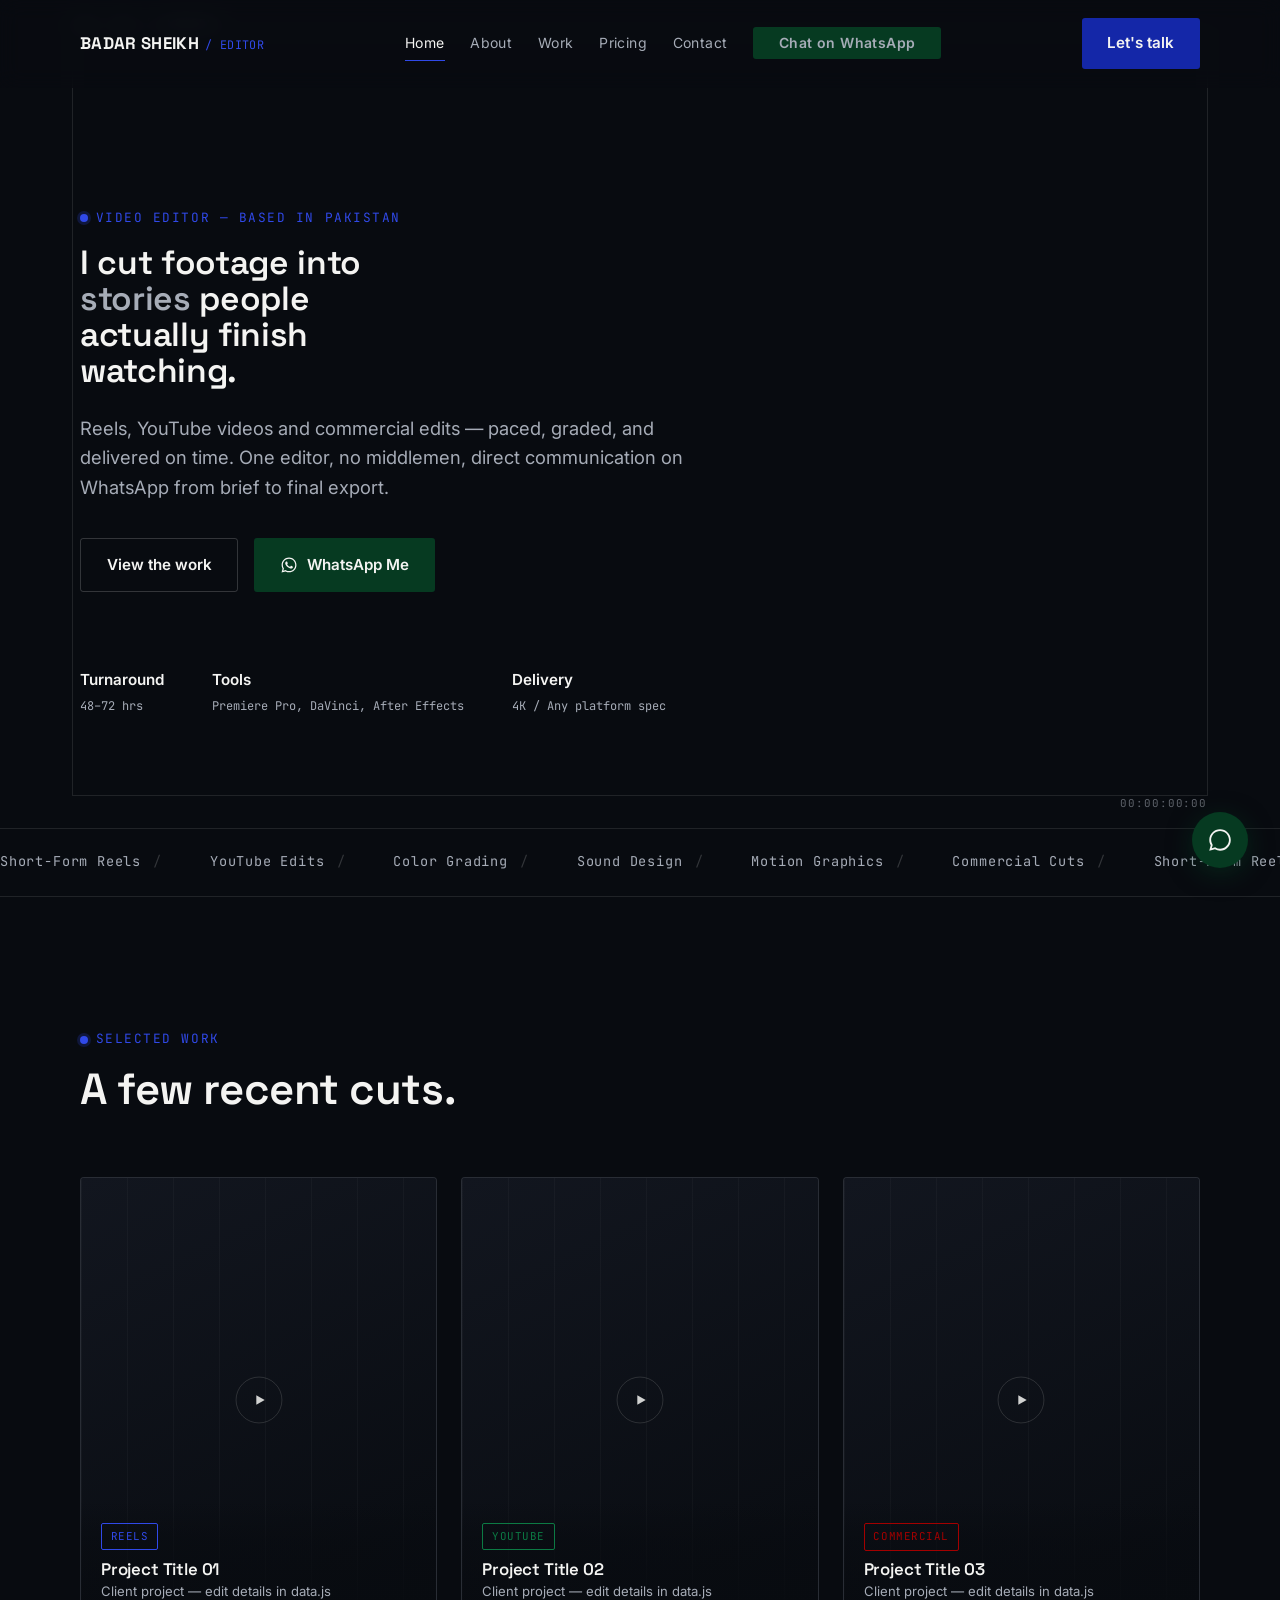
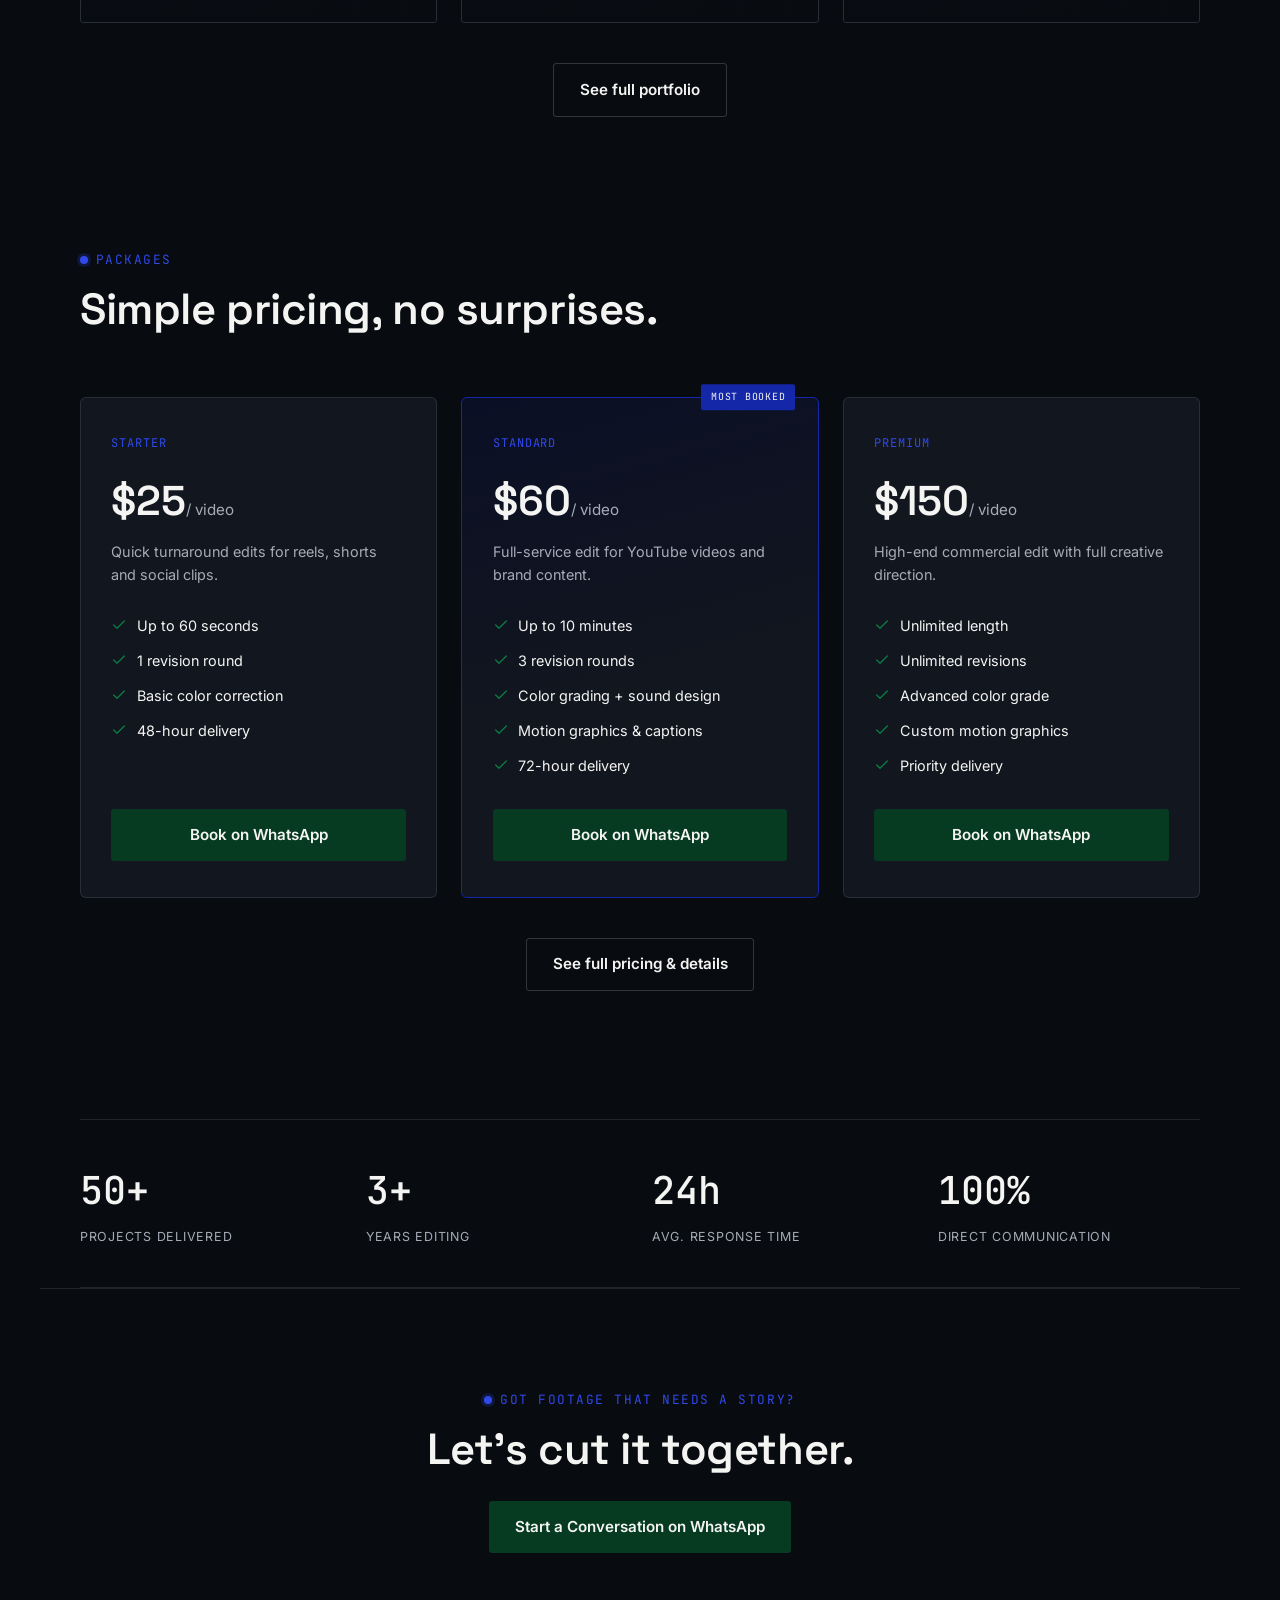
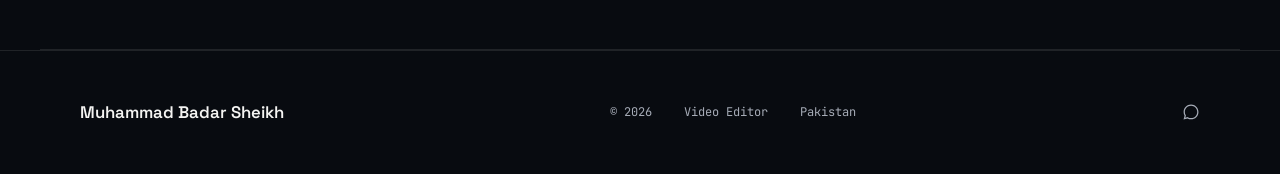
<file: index.html>
<!DOCTYPE html>
<html lang="en">
<head>
<meta charset="UTF-8">
<meta name="viewport" content="width=device-width, initial-scale=1.0">
<title>Muhammad Badar Sheikh — Video Editor</title>
<meta name="description" content="Muhammad Badar Sheikh is a video editor crafting reels, YouTube videos and commercial edits. View the reel, packages, and get in touch on WhatsApp.">

<link rel="preconnect" href="https://fonts.googleapis.com">
<link rel="preconnect" href="https://fonts.gstatic.com" crossorigin>
<link href="https://fonts.googleapis.com/css2?family=Space+Grotesk:wght@500;600;700&family=Inter:wght@400;500;600&family=JetBrains+Mono:wght@400;500&display=swap" rel="stylesheet">
<link rel="stylesheet" href="css/style.css">
</head>
<body data-page="home">

<nav class="nav">
  <div class="container">
    <a href="index.html" class="nav-mark">BADAR SHEIKH <span>/ EDITOR</span></a>
    <div class="nav-links">
      <a href="index.html" data-page="home">Home</a>
      <a href="about.html" data-page="about">About</a>
      <a href="portfolio.html" data-page="portfolio">Work</a>
      <a href="pricing.html" data-page="pricing">Pricing</a>
      <a href="contact.html" data-page="contact">Contact</a>
      <a href="#" data-wa class="btn btn--wa nav-cta-mobile">Chat on WhatsApp</a>
    </div>
    <a href="#" data-wa class="btn btn--primary nav-cta">Let's talk</a>
    <button class="nav-toggle" aria-label="Toggle menu"><span></span><span></span><span></span></button>
  </div>
</nav>

<header class="hero container">
  <div class="hero-frame" data-label="SEQ. 001 / SHOWREEL" data-timecode="00:00:00:00"></div>
  <p class="eyebrow">Video Editor &mdash; Based in Pakistan</p>
  <h1>I cut footage into <em>stories</em> people actually finish watching.</h1>
  <p class="lede" style="margin-top: 1.5rem;">Reels, YouTube videos and commercial edits — paced, graded, and delivered on time. One editor, no middlemen, direct communication on WhatsApp from brief to final export.</p>
  <div class="hero-actions">
    <a href="portfolio.html" class="btn btn--ghost">View the work</a>
    <a href="#" data-wa class="btn btn--wa">
      <svg viewBox="0 0 24 24" fill="currentColor"><path d="M12.04 2C6.58 2 2.13 6.45 2.13 11.91c0 1.75.46 3.45 1.32 4.95L2.05 22l5.25-1.38a9.9 9.9 0 004.74 1.21h.01c5.46 0 9.9-4.45 9.9-9.91C21.96 6.45 17.5 2 12.04 2zm0 18.1a8.2 8.2 0 01-4.19-1.15l-.3-.18-3.12.82.83-3.04-.2-.31a8.2 8.2 0 01-1.26-4.4c0-4.54 3.7-8.24 8.25-8.24 4.54 0 8.24 3.7 8.24 8.24 0 4.55-3.7 8.26-8.25 8.26zm4.52-6.17c-.25-.12-1.47-.72-1.7-.81-.23-.08-.39-.12-.56.13-.17.25-.64.81-.79.97-.14.17-.29.19-.54.06-.25-.12-1.04-.38-1.98-1.22-.73-.65-1.23-1.46-1.37-1.7-.14-.25-.02-.38.11-.5.11-.11.25-.29.37-.43.12-.15.16-.25.25-.42.08-.17.04-.31-.02-.44-.06-.12-.56-1.36-.77-1.86-.2-.48-.41-.42-.56-.43-.14 0-.31-.01-.48-.01-.17 0-.44.06-.67.31-.23.25-.87.86-.87 2.1 0 1.24.9 2.43 1.02 2.6.12.17 1.77 2.71 4.29 3.79.6.26 1.07.42 1.43.53.6.19 1.15.16 1.58.1.48-.07 1.47-.6 1.68-1.18.21-.58.21-1.07.14-1.18-.06-.1-.22-.16-.47-.28z"/></svg>
      WhatsApp Me
    </a>
  </div>

  <div class="hero-meta">
    <div><strong>Turnaround</strong>48&ndash;72 hrs</div>
    <div><strong>Tools</strong>Premiere Pro, DaVinci, After Effects</div>
    <div><strong>Delivery</strong>4K / Any platform spec</div>
  </div>
</header>

<div class="marquee-wrap">
  <div class="marquee">
    <span>Short-Form Reels</span>
    <span>YouTube Edits</span>
    <span>Color Grading</span>
    <span>Sound Design</span>
    <span>Motion Graphics</span>
    <span>Commercial Cuts</span>
  </div>
</div>

<section class="section container">
  <div class="section-head reveal">
    <p class="eyebrow">Selected Work</p>
    <h2>A few recent cuts.</h2>
  </div>
  <div class="grid-projects reveal-stagger" data-projects="3"></div>
  <div style="text-align:center; margin-top: 2.5rem;" class="reveal">
    <a href="portfolio.html" class="btn btn--ghost">See full portfolio</a>
  </div>
</section>

<section class="section container" style="padding-top:0;">
  <div class="section-head reveal">
    <p class="eyebrow">Packages</p>
    <h2>Simple pricing, no surprises.</h2>
  </div>
  <div class="grid-pricing reveal-stagger" data-pricing></div>
  <div style="text-align:center; margin-top: 2.5rem;" class="reveal">
    <a href="pricing.html" class="btn btn--ghost">See full pricing &amp; details</a>
  </div>
</section>

<section class="container reveal">
  <div class="stats">
    <div><div class="stat-num">50+</div><div class="stat-label">Projects Delivered</div></div>
    <div><div class="stat-num">3+</div><div class="stat-label">Years Editing</div></div>
    <div><div class="stat-num">24h</div><div class="stat-label">Avg. Response Time</div></div>
    <div><div class="stat-num">100%</div><div class="stat-label">Direct Communication</div></div>
  </div>
</section>

<section class="cta-banner container reveal">
  <p class="eyebrow" style="justify-content:center;">Got footage that needs a story?</p>
  <h2>Let's cut it together.</h2>
  <a href="#" data-wa class="btn btn--wa">Start a Conversation on WhatsApp</a>
</section>

<footer class="footer">
  <div class="container">
    <span class="footer-mark">Muhammad Badar Sheikh</span>
    <div class="footer-meta">
      <span>&copy; 2026</span>
      <span>Video Editor</span>
      <span>Pakistan</span>
    </div>
    <div class="footer-socials">
      <a href="#" data-wa aria-label="WhatsApp">
        <svg viewBox="0 0 24 24" fill="currentColor"><path d="M12.04 2C6.58 2 2.13 6.45 2.13 11.91c0 1.75.46 3.45 1.32 4.95L2.05 22l5.25-1.38a9.9 9.9 0 004.74 1.21h.01c5.46 0 9.9-4.45 9.9-9.91C21.96 6.45 17.5 2 12.04 2zm0 18.1a8.2 8.2 0 01-4.19-1.15l-.3-.18-3.12.82.83-3.04-.2-.31a8.2 8.2 0 01-1.26-4.4c0-4.54 3.7-8.24 8.25-8.24 4.54 0 8.24 3.7 8.24 8.24 0 4.55-3.7 8.26-8.25 8.26z"/></svg>
      </a>
    </div>
  </div>
</footer>

<a href="#" data-wa class="wa-float" aria-label="Chat on WhatsApp">
  <svg viewBox="0 0 24 24" fill="var(--white)"><path d="M12.04 2C6.58 2 2.13 6.45 2.13 11.91c0 1.75.46 3.45 1.32 4.95L2.05 22l5.25-1.38a9.9 9.9 0 004.74 1.21h.01c5.46 0 9.9-4.45 9.9-9.91C21.96 6.45 17.5 2 12.04 2zm0 18.1a8.2 8.2 0 01-4.19-1.15l-.3-.18-3.12.82.83-3.04-.2-.31a8.2 8.2 0 01-1.26-4.4c0-4.54 3.7-8.24 8.25-8.24 4.54 0 8.24 3.7 8.24 8.24 0 4.55-3.7 8.26-8.25 8.26z"/></svg>
</a>

<script src="js/data.js"></script>
<script src="js/main.js"></script>
</body>
</html>
</file>
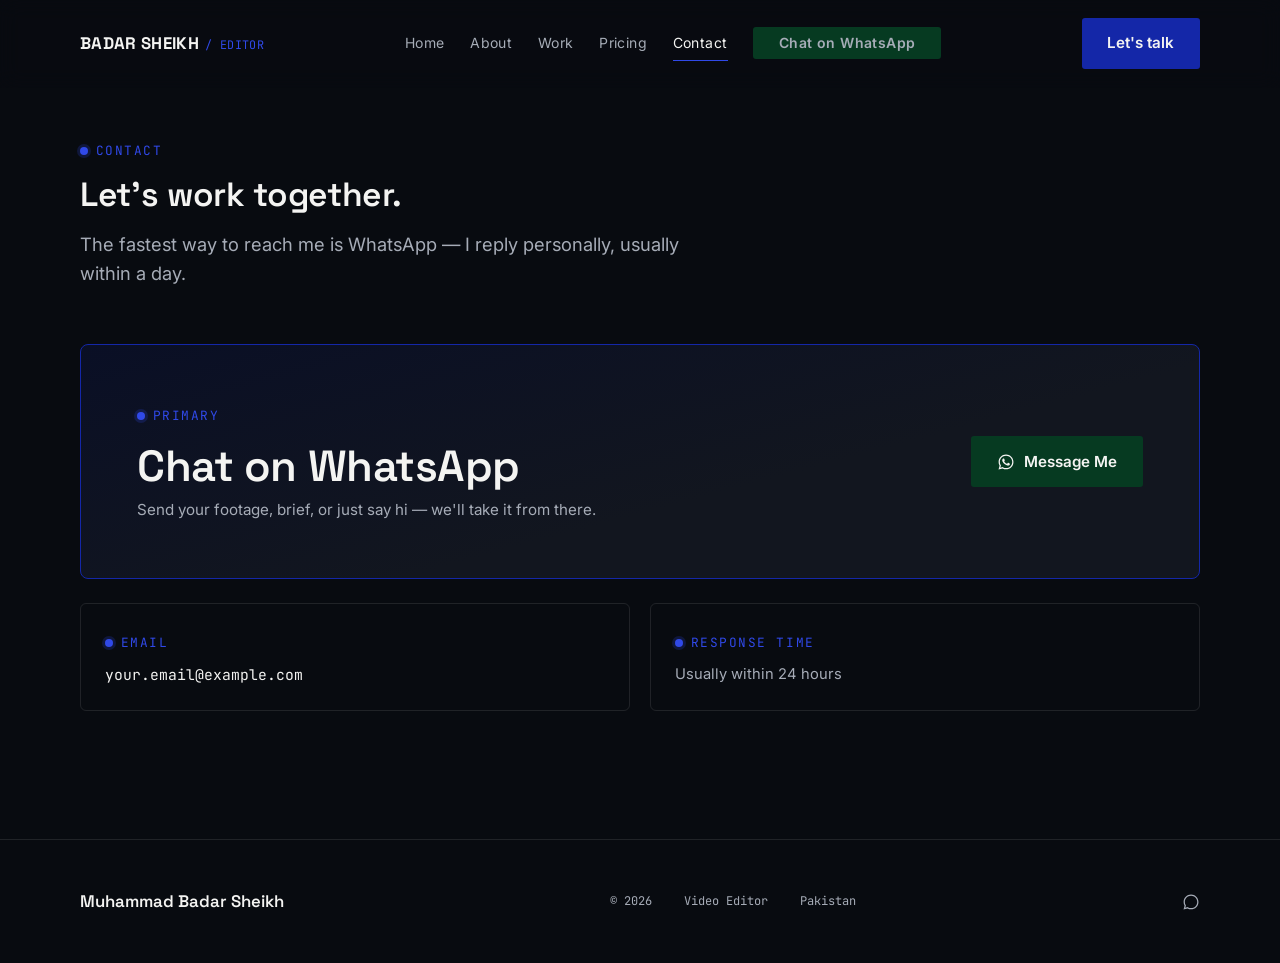
<file: contact.html>
<!DOCTYPE html>
<html lang="en">
<head>
<meta charset="UTF-8">
<meta name="viewport" content="width=device-width, initial-scale=1.0">
<title>Contact — Muhammad Badar Sheikh</title>
<meta name="description" content="Get in touch with Muhammad Badar Sheikh, video editor, directly on WhatsApp.">

<link rel="preconnect" href="https://fonts.googleapis.com">
<link rel="preconnect" href="https://fonts.gstatic.com" crossorigin>
<link href="https://fonts.googleapis.com/css2?family=Space+Grotesk:wght@500;600;700&family=Inter:wght@400;500;600&family=JetBrains+Mono:wght@400;500&display=swap" rel="stylesheet">
<link rel="stylesheet" href="css/style.css">
</head>
<body data-page="contact">

<nav class="nav">
  <div class="container">
    <a href="index.html" class="nav-mark">BADAR SHEIKH <span>/ EDITOR</span></a>
    <div class="nav-links">
      <a href="index.html" data-page="home">Home</a>
      <a href="about.html" data-page="about">About</a>
      <a href="portfolio.html" data-page="portfolio">Work</a>
      <a href="pricing.html" data-page="pricing">Pricing</a>
      <a href="contact.html" data-page="contact">Contact</a>
      <a href="#" data-wa class="btn btn--wa nav-cta-mobile">Chat on WhatsApp</a>
    </div>
    <a href="#" data-wa class="btn btn--primary nav-cta">Let's talk</a>
    <button class="nav-toggle" aria-label="Toggle menu"><span></span><span></span><span></span></button>
  </div>
</nav>

<header class="page-header container reveal">
  <p class="eyebrow">Contact</p>
  <h1>Let's work together.</h1>
  <p class="lede" style="margin-top:1rem;">The fastest way to reach me is WhatsApp — I reply personally, usually within a day.</p>
</header>

<section class="section container" style="padding-top:2.5rem;">
  <div class="contact-card reveal">
    <div>
      <p class="eyebrow">Primary</p>
      <h2 style="margin-bottom:0.5rem;">Chat on WhatsApp</h2>
      <p class="lede" style="font-size:0.95rem;">Send your footage, brief, or just say hi — we'll take it from there.</p>
    </div>
    <a href="#" data-wa class="btn btn--wa">
      <svg viewBox="0 0 24 24" fill="currentColor"><path d="M12.04 2C6.58 2 2.13 6.45 2.13 11.91c0 1.75.46 3.45 1.32 4.95L2.05 22l5.25-1.38a9.9 9.9 0 004.74 1.21h.01c5.46 0 9.9-4.45 9.9-9.91C21.96 6.45 17.5 2 12.04 2zm0 18.1a8.2 8.2 0 01-4.19-1.15l-.3-.18-3.12.82.83-3.04-.2-.31a8.2 8.2 0 01-1.26-4.4c0-4.54 3.7-8.24 8.25-8.24 4.54 0 8.24 3.7 8.24 8.24 0 4.55-3.7 8.26-8.25 8.26zm4.52-6.17c-.25-.12-1.47-.72-1.7-.81-.23-.08-.39-.12-.56.13-.17.25-.64.81-.79.97-.14.17-.29.19-.54.06-.25-.12-1.04-.38-1.98-1.22-.73-.65-1.23-1.46-1.37-1.7-.14-.25-.02-.38.11-.5.11-.11.25-.29.37-.43.12-.15.16-.25.25-.42.08-.17.04-.31-.02-.44-.06-.12-.56-1.36-.77-1.86-.2-.48-.41-.42-.56-.43-.14 0-.31-.01-.48-.01-.17 0-.44.06-.67.31-.23.25-.87.86-.87 2.1 0 1.24.9 2.43 1.02 2.6.12.17 1.77 2.71 4.29 3.79.6.26 1.07.42 1.43.53.6.19 1.15.16 1.58.1.48-.07 1.47-.6 1.68-1.18.21-.58.21-1.07.14-1.18-.06-.1-.22-.16-.47-.28z"/></svg>
      Message Me
    </a>
  </div>

  <div class="contact-alt">
    <div class="contact-alt-item reveal">
      <p class="eyebrow">Email</p>
      <p class="mono" style="font-size:0.92rem;">your.email@example.com</p>
    </div>
    <div class="contact-alt-item reveal">
      <p class="eyebrow">Response Time</p>
      <p style="font-size:0.92rem; color:var(--gray);">Usually within 24 hours</p>
    </div>
  </div>
</section>

<footer class="footer">
  <div class="container">
    <span class="footer-mark">Muhammad Badar Sheikh</span>
    <div class="footer-meta">
      <span>&copy; 2026</span>
      <span>Video Editor</span>
      <span>Pakistan</span>
    </div>
    <div class="footer-socials">
      <a href="#" data-wa aria-label="WhatsApp">
        <svg viewBox="0 0 24 24" fill="currentColor"><path d="M12.04 2C6.58 2 2.13 6.45 2.13 11.91c0 1.75.46 3.45 1.32 4.95L2.05 22l5.25-1.38a9.9 9.9 0 004.74 1.21h.01c5.46 0 9.9-4.45 9.9-9.91C21.96 6.45 17.5 2 12.04 2zm0 18.1a8.2 8.2 0 01-4.19-1.15l-.3-.18-3.12.82.83-3.04-.2-.31a8.2 8.2 0 01-1.26-4.4c0-4.54 3.7-8.24 8.25-8.24 4.54 0 8.24 3.7 8.24 8.24 0 4.55-3.7 8.26-8.25 8.26z"/></svg>
      </a>
    </div>
  </div>
</footer>

<script src="js/data.js"></script>
<script src="js/main.js"></script>
</body>
</html>
</file>
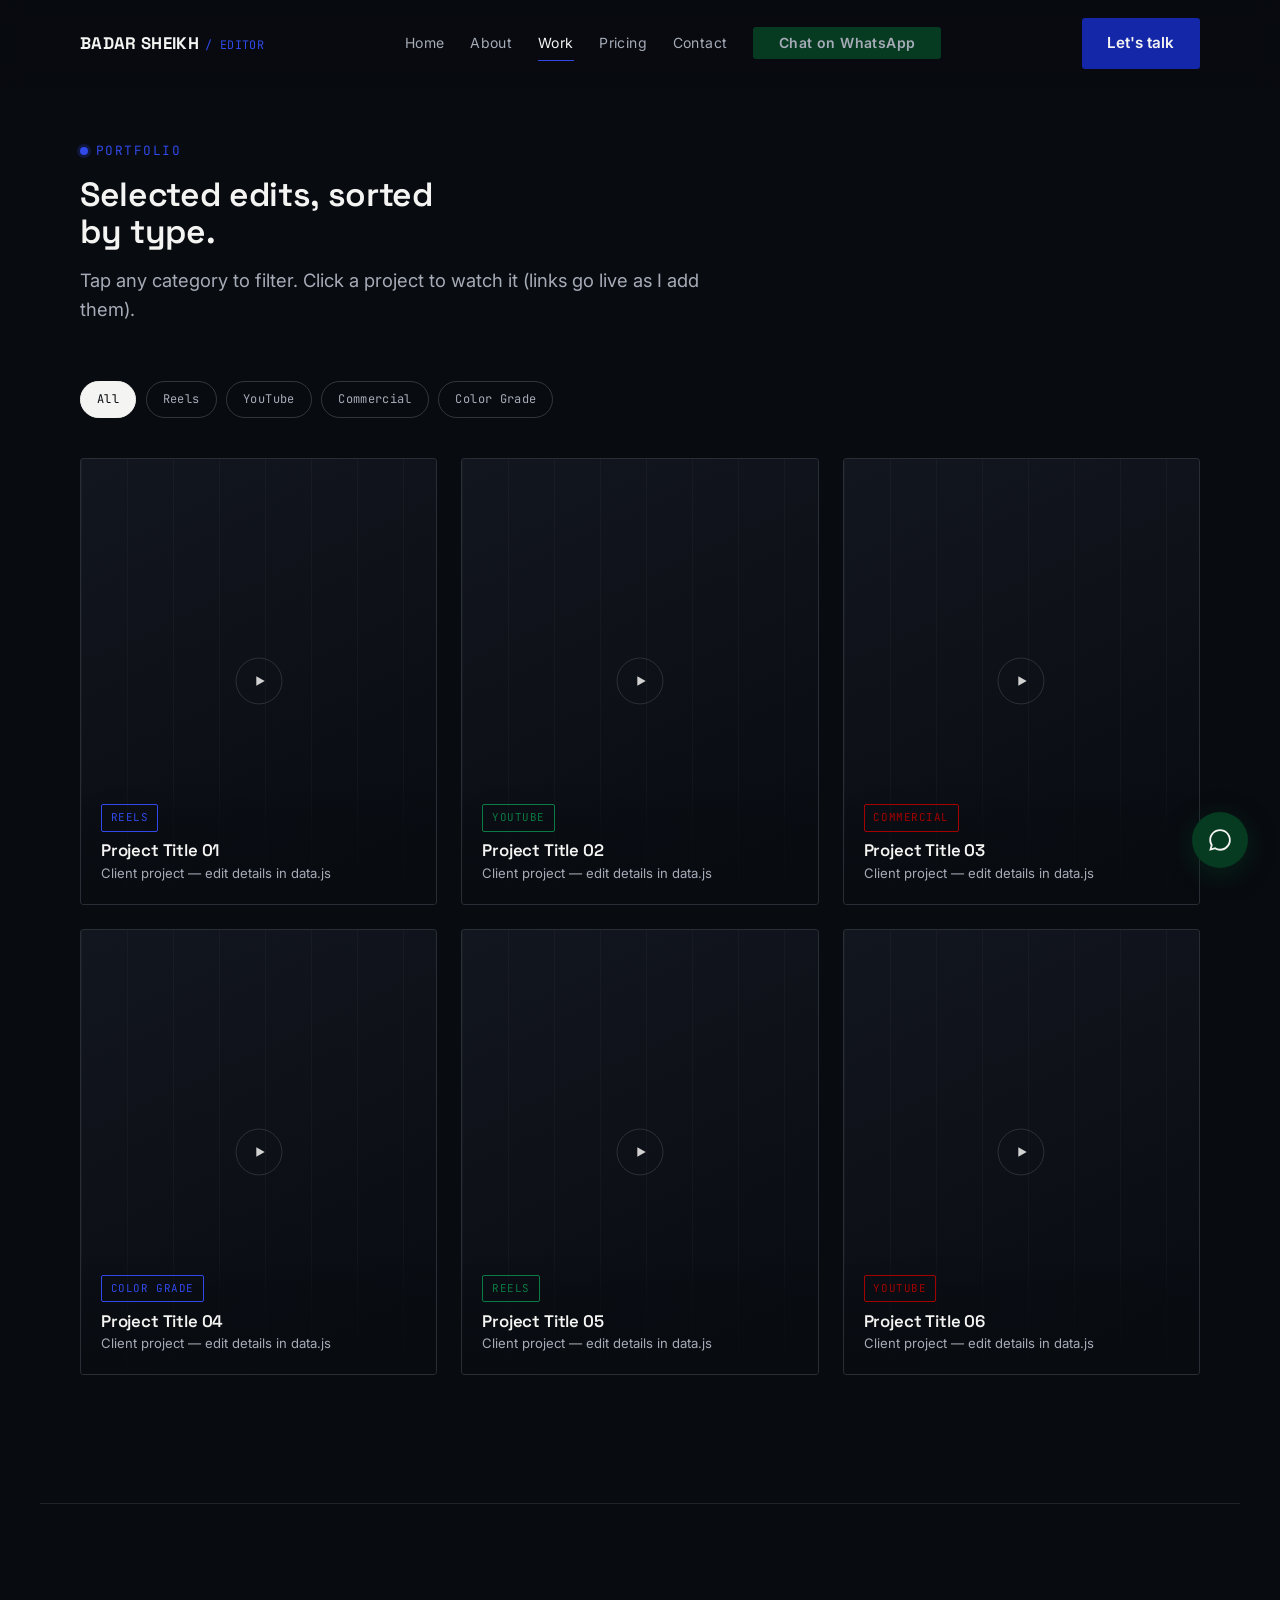
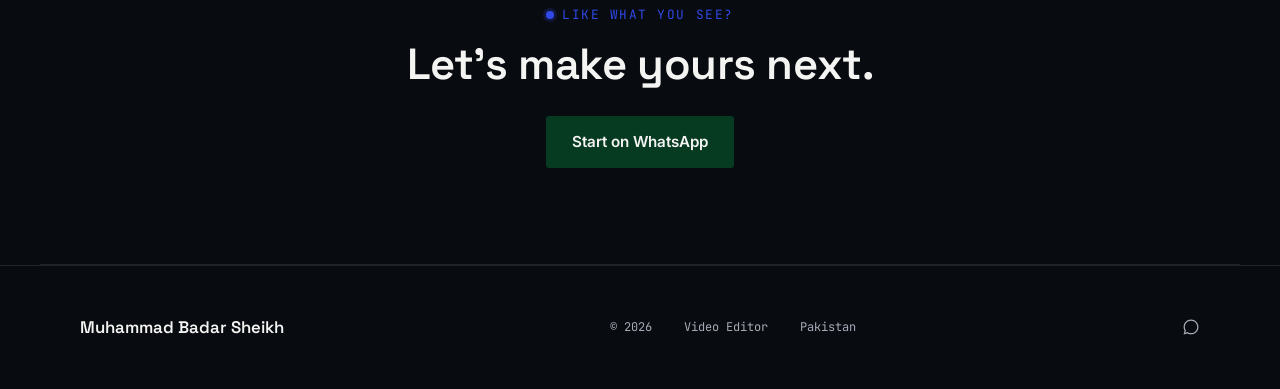
<file: portfolio.html>
<!DOCTYPE html>
<html lang="en">
<head>
<meta charset="UTF-8">
<meta name="viewport" content="width=device-width, initial-scale=1.0">
<title>Work — Muhammad Badar Sheikh</title>
<meta name="description" content="Browse video editing projects by Muhammad Badar Sheikh — reels, YouTube edits, commercials and color grading work.">

<link rel="preconnect" href="https://fonts.googleapis.com">
<link rel="preconnect" href="https://fonts.gstatic.com" crossorigin>
<link href="https://fonts.googleapis.com/css2?family=Space+Grotesk:wght@500;600;700&family=Inter:wght@400;500;600&family=JetBrains+Mono:wght@400;500&display=swap" rel="stylesheet">
<link rel="stylesheet" href="css/style.css">
</head>
<body data-page="portfolio">

<nav class="nav">
  <div class="container">
    <a href="index.html" class="nav-mark">BADAR SHEIKH <span>/ EDITOR</span></a>
    <div class="nav-links">
      <a href="index.html" data-page="home">Home</a>
      <a href="about.html" data-page="about">About</a>
      <a href="portfolio.html" data-page="portfolio">Work</a>
      <a href="pricing.html" data-page="pricing">Pricing</a>
      <a href="contact.html" data-page="contact">Contact</a>
      <a href="#" data-wa class="btn btn--wa nav-cta-mobile">Chat on WhatsApp</a>
    </div>
    <a href="#" data-wa class="btn btn--primary nav-cta">Let's talk</a>
    <button class="nav-toggle" aria-label="Toggle menu"><span></span><span></span><span></span></button>
  </div>
</nav>

<header class="page-header container reveal">
  <p class="eyebrow">Portfolio</p>
  <h1>Selected edits, sorted by type.</h1>
  <p class="lede" style="margin-top:1rem;">Tap any category to filter. Click a project to watch it (links go live as I add them).</p>
</header>

<section class="section container" style="padding-top:2.5rem;">
  <div class="filter-bar reveal">
    <button class="filter-pill is-active" data-filter="All">All</button>
    <button class="filter-pill" data-filter="Reels">Reels</button>
    <button class="filter-pill" data-filter="YouTube">YouTube</button>
    <button class="filter-pill" data-filter="Commercial">Commercial</button>
    <button class="filter-pill" data-filter="Color Grade">Color Grade</button>
  </div>
  <div class="grid-projects reveal-stagger" data-projects></div>
</section>

<section class="cta-banner container reveal">
  <p class="eyebrow" style="justify-content:center;">Like what you see?</p>
  <h2>Let's make yours next.</h2>
  <a href="#" data-wa class="btn btn--wa">Start on WhatsApp</a>
</section>

<footer class="footer">
  <div class="container">
    <span class="footer-mark">Muhammad Badar Sheikh</span>
    <div class="footer-meta">
      <span>&copy; 2026</span>
      <span>Video Editor</span>
      <span>Pakistan</span>
    </div>
    <div class="footer-socials">
      <a href="#" data-wa aria-label="WhatsApp">
        <svg viewBox="0 0 24 24" fill="currentColor"><path d="M12.04 2C6.58 2 2.13 6.45 2.13 11.91c0 1.75.46 3.45 1.32 4.95L2.05 22l5.25-1.38a9.9 9.9 0 004.74 1.21h.01c5.46 0 9.9-4.45 9.9-9.91C21.96 6.45 17.5 2 12.04 2zm0 18.1a8.2 8.2 0 01-4.19-1.15l-.3-.18-3.12.82.83-3.04-.2-.31a8.2 8.2 0 01-1.26-4.4c0-4.54 3.7-8.24 8.25-8.24 4.54 0 8.24 3.7 8.24 8.24 0 4.55-3.7 8.26-8.25 8.26z"/></svg>
      </a>
    </div>
  </div>
</footer>

<a href="#" data-wa class="wa-float" aria-label="Chat on WhatsApp">
  <svg viewBox="0 0 24 24" fill="var(--white)"><path d="M12.04 2C6.58 2 2.13 6.45 2.13 11.91c0 1.75.46 3.45 1.32 4.95L2.05 22l5.25-1.38a9.9 9.9 0 004.74 1.21h.01c5.46 0 9.9-4.45 9.9-9.91C21.96 6.45 17.5 2 12.04 2zm0 18.1a8.2 8.2 0 01-4.19-1.15l-.3-.18-3.12.82.83-3.04-.2-.31a8.2 8.2 0 01-1.26-4.4c0-4.54 3.7-8.24 8.25-8.24 4.54 0 8.24 3.7 8.24 8.24 0 4.55-3.7 8.26-8.25 8.26z"/></svg>
</a>

<script src="js/data.js"></script>
<script src="js/main.js"></script>
</body>
</html>
</file>
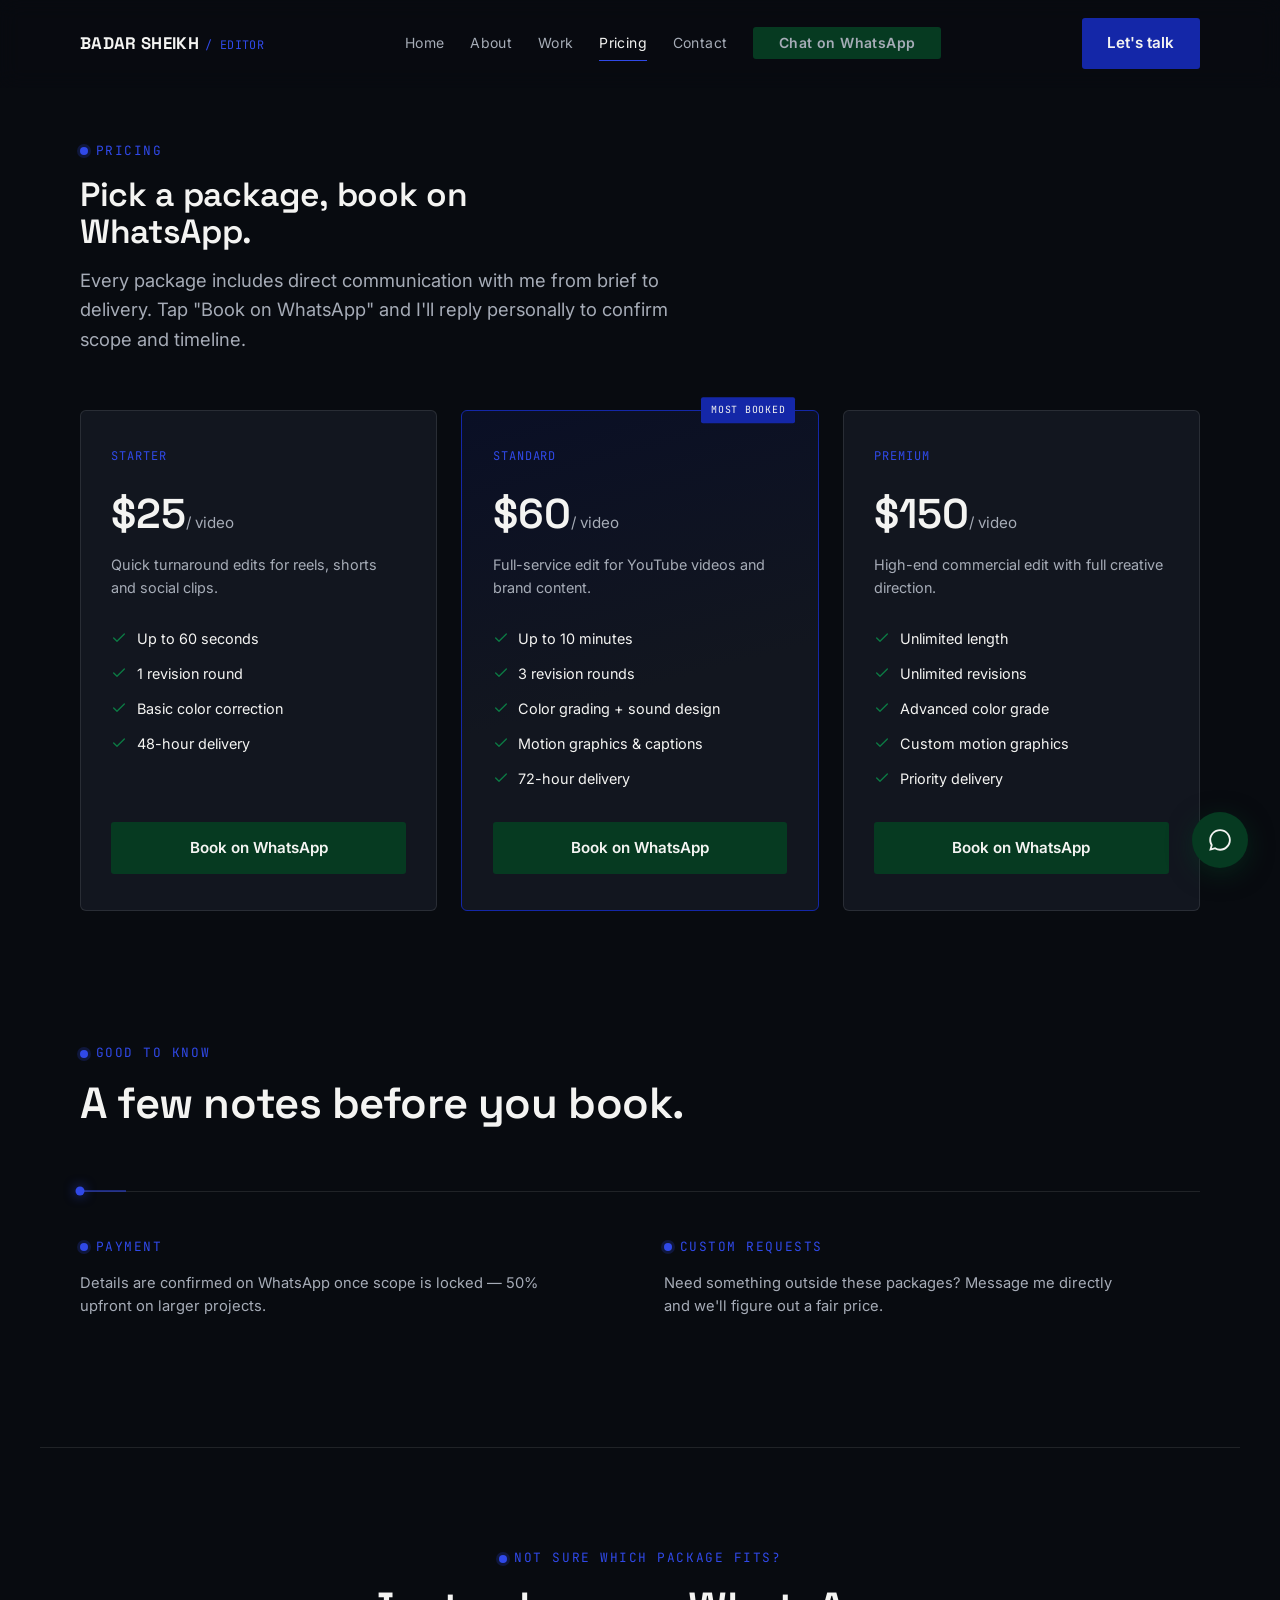
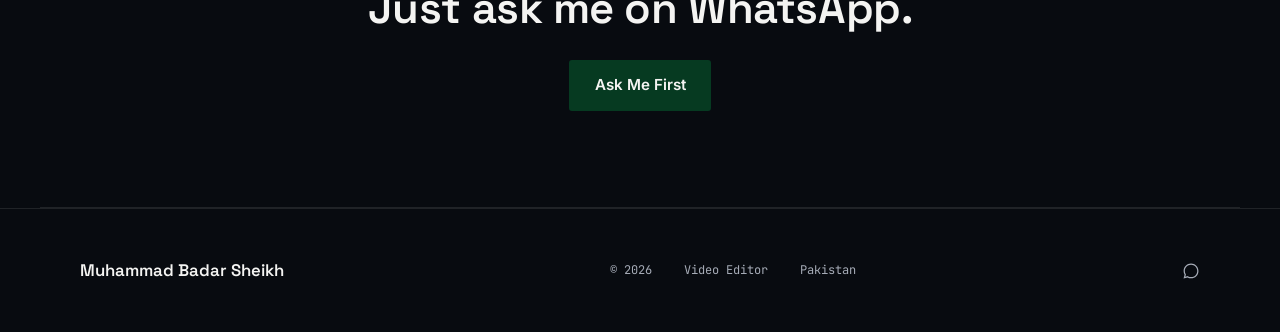
<file: pricing.html>
<!DOCTYPE html>
<html lang="en">
<head>
<meta charset="UTF-8">
<meta name="viewport" content="width=device-width, initial-scale=1.0">
<title>Pricing — Muhammad Badar Sheikh</title>
<meta name="description" content="Video editing packages by Muhammad Badar Sheikh. Pick a package and book directly on WhatsApp.">

<link rel="preconnect" href="https://fonts.googleapis.com">
<link rel="preconnect" href="https://fonts.gstatic.com" crossorigin>
<link href="https://fonts.googleapis.com/css2?family=Space+Grotesk:wght@500;600;700&family=Inter:wght@400;500;600&family=JetBrains+Mono:wght@400;500&display=swap" rel="stylesheet">
<link rel="stylesheet" href="css/style.css">
</head>
<body data-page="pricing">

<nav class="nav">
  <div class="container">
    <a href="index.html" class="nav-mark">BADAR SHEIKH <span>/ EDITOR</span></a>
    <div class="nav-links">
      <a href="index.html" data-page="home">Home</a>
      <a href="about.html" data-page="about">About</a>
      <a href="portfolio.html" data-page="portfolio">Work</a>
      <a href="pricing.html" data-page="pricing">Pricing</a>
      <a href="contact.html" data-page="contact">Contact</a>
      <a href="#" data-wa class="btn btn--wa nav-cta-mobile">Chat on WhatsApp</a>
    </div>
    <a href="#" data-wa class="btn btn--primary nav-cta">Let's talk</a>
    <button class="nav-toggle" aria-label="Toggle menu"><span></span><span></span><span></span></button>
  </div>
</nav>

<header class="page-header container reveal">
  <p class="eyebrow">Pricing</p>
  <h1>Pick a package, book on WhatsApp.</h1>
  <p class="lede" style="margin-top:1rem;">Every package includes direct communication with me from brief to delivery. Tap "Book on WhatsApp" and I'll reply personally to confirm scope and timeline.</p>
</header>

<section class="section container" style="padding-top:2.5rem;">
  <div class="grid-pricing reveal-stagger" data-pricing></div>
</section>

<section class="section container" style="padding-top:0;">
  <div class="section-head reveal">
    <p class="eyebrow">Good to know</p>
    <h2>A few notes before you book.</h2>
  </div>
  <div class="scrubber reveal"></div>
  <div class="spec-sheet reveal">
    <div class="spec-block">
      <p class="eyebrow">Payment</p>
      <p class="lede" style="font-size:0.92rem;">Details are confirmed on WhatsApp once scope is locked — 50% upfront on larger projects.</p>
    </div>
    <div class="spec-block">
      <p class="eyebrow">Custom Requests</p>
      <p class="lede" style="font-size:0.92rem;">Need something outside these packages? Message me directly and we'll figure out a fair price.</p>
    </div>
  </div>
</section>

<section class="cta-banner container reveal">
  <p class="eyebrow" style="justify-content:center;">Not sure which package fits?</p>
  <h2>Just ask me on WhatsApp.</h2>
  <a href="#" data-wa data-wa-message="Hi Badar! I'm not sure which package fits my project — can you help me pick?" class="btn btn--wa">Ask Me First</a>
</section>

<footer class="footer">
  <div class="container">
    <span class="footer-mark">Muhammad Badar Sheikh</span>
    <div class="footer-meta">
      <span>&copy; 2026</span>
      <span>Video Editor</span>
      <span>Pakistan</span>
    </div>
    <div class="footer-socials">
      <a href="#" data-wa aria-label="WhatsApp">
        <svg viewBox="0 0 24 24" fill="currentColor"><path d="M12.04 2C6.58 2 2.13 6.45 2.13 11.91c0 1.75.46 3.45 1.32 4.95L2.05 22l5.25-1.38a9.9 9.9 0 004.74 1.21h.01c5.46 0 9.9-4.45 9.9-9.91C21.96 6.45 17.5 2 12.04 2zm0 18.1a8.2 8.2 0 01-4.19-1.15l-.3-.18-3.12.82.83-3.04-.2-.31a8.2 8.2 0 01-1.26-4.4c0-4.54 3.7-8.24 8.25-8.24 4.54 0 8.24 3.7 8.24 8.24 0 4.55-3.7 8.26-8.25 8.26z"/></svg>
      </a>
    </div>
  </div>
</footer>

<a href="#" data-wa class="wa-float" aria-label="Chat on WhatsApp">
  <svg viewBox="0 0 24 24" fill="var(--white)"><path d="M12.04 2C6.58 2 2.13 6.45 2.13 11.91c0 1.75.46 3.45 1.32 4.95L2.05 22l5.25-1.38a9.9 9.9 0 004.74 1.21h.01c5.46 0 9.9-4.45 9.9-9.91C21.96 6.45 17.5 2 12.04 2zm0 18.1a8.2 8.2 0 01-4.19-1.15l-.3-.18-3.12.82.83-3.04-.2-.31a8.2 8.2 0 01-1.26-4.4c0-4.54 3.7-8.24 8.25-8.24 4.54 0 8.24 3.7 8.24 8.24 0 4.55-3.7 8.26-8.25 8.26z"/></svg>
</a>

<script src="js/data.js"></script>
<script src="js/main.js"></script>
</body>
</html>
</file>
<file: css/style.css>
/* ==========================================================================
   MUHAMMAD BADAR SHEIKH — VIDEO EDITOR PORTFOLIO
   Design system: "The Cut" — a timeline/timecode motif borrowed from the
   editing suite itself (scrub bars, frame counters, playheads).
   ========================================================================== */

/* ---- Tokens -------------------------------------------------------------- */
:root {
  /* Palette (from brief) */
  --black: #080B10;
  --black-raised: #0E121A;
  --black-card: #12161F;
  --white: #F4F4F2;
  --blue: #1427A8;
  --blue-bright: #3049E8;
  --gray: #A6ACB7;
  --burgundy: #650000;
  --burgundy-bright: #A30000;
  --green: #063A21;
  --green-bright: #0C7A44;

  --line: rgba(244, 244, 242, 0.1);
  --line-strong: rgba(244, 244, 242, 0.18);

  /* Type */
  --font-display: 'Space Grotesk', sans-serif;
  --font-body: 'Inter', sans-serif;
  --font-mono: 'JetBrains Mono', monospace;

  /* Scale */
  --fs-hero: clamp(2.75rem, 7vw, 6rem);
  --fs-h1: clamp(2.25rem, 5vw, 3.75rem);
  --fs-h2: clamp(1.75rem, 3.4vw, 2.75rem);
  --fs-h3: clamp(1.25rem, 2vw, 1.6rem);
  --fs-body: 1.05rem;
  --fs-small: 0.875rem;
  --fs-mono: 0.8rem;

  /* Spacing */
  --space-section: clamp(4rem, 10vw, 8rem);
  --container-w: 1200px;

  /* Motion */
  --ease: cubic-bezier(0.65, 0, 0.35, 1);
  --ease-out: cubic-bezier(0.16, 1, 0.3, 1);
  --dur: 0.5s;
}

/* ---- Reset ---------------------------------------------------------------- */
*, *::before, *::after { box-sizing: border-box; margin: 0; padding: 0; }

html { scroll-behavior: smooth; }

body {
  background: var(--black);
  color: var(--white);
  font-family: var(--font-body);
  font-size: var(--fs-body);
  line-height: 1.6;
  -webkit-font-smoothing: antialiased;
  overflow-x: hidden;
}

img, svg { display: block; max-width: 100%; }
a { color: inherit; text-decoration: none; }
ul { list-style: none; }
button { font: inherit; cursor: pointer; background: none; border: none; color: inherit; }

::selection { background: var(--blue); color: var(--white); }

a:focus-visible,
button:focus-visible,
[tabindex]:focus-visible {
  outline: 2px solid var(--blue-bright);
  outline-offset: 3px;
  border-radius: 2px;
}

@media (prefers-reduced-motion: reduce) {
  *, *::before, *::after {
    animation-duration: 0.001ms !important;
    animation-iteration-count: 1 !important;
    transition-duration: 0.001ms !important;
    scroll-behavior: auto !important;
  }
}

/* ---- Layout helpers -------------------------------------------------------- */
.container {
  width: 100%;
  max-width: var(--container-w);
  margin-inline: auto;
  padding-inline: clamp(1.25rem, 4vw, 2.5rem);
}

.section { padding-block: var(--space-section); }
.section--tight { padding-block: clamp(2.5rem, 5vw, 4rem); }

.section-head { max-width: 640px; margin-bottom: clamp(2.5rem, 5vw, 4rem); }

.eyebrow {
  font-family: var(--font-mono);
  font-size: var(--fs-mono);
  letter-spacing: 0.12em;
  text-transform: uppercase;
  color: var(--blue-bright);
  display: inline-flex;
  align-items: center;
  gap: 0.6em;
  margin-bottom: 1rem;
}
.eyebrow::before {
  content: '';
  width: 8px; height: 8px;
  border-radius: 50%;
  background: var(--blue-bright);
  box-shadow: 0 0 0 3px rgba(48, 73, 232, 0.2);
}

h1, h2, h3, h4 {
  font-family: var(--font-display);
  font-weight: 600;
  line-height: 1.08;
  letter-spacing: -0.01em;
}
h2 { font-size: var(--fs-h2); }
h3 { font-size: var(--fs-h3); }

.lede { color: var(--gray); font-size: 1.15rem; max-width: 52ch; }

.mono { font-family: var(--font-mono); }

/* ---- Reveal-on-scroll -------------------------------------------------------- */
.reveal {
  opacity: 0;
  transform: translateY(24px);
  transition: opacity 0.8s var(--ease-out), transform 0.8s var(--ease-out);
}
.reveal.is-visible { opacity: 1; transform: translateY(0); }
.reveal-stagger > * { transition-delay: calc(var(--i, 0) * 90ms); }

/* ---- Nav -------------------------------------------------------------- */
.nav {
  position: fixed;
  top: 0; left: 0; right: 0;
  z-index: 100;
  padding-block: 1.1rem;
  background: rgba(8, 11, 16, 0.75);
  backdrop-filter: blur(10px);
  border-bottom: 1px solid transparent;
  transition: border-color var(--dur) var(--ease), background var(--dur) var(--ease);
}
.nav.is-scrolled { border-bottom-color: var(--line); }

.nav .container {
  display: flex;
  align-items: center;
  justify-content: space-between;
  gap: 1.5rem;
}

.nav-mark {
  font-family: var(--font-display);
  font-weight: 700;
  font-size: 1.05rem;
  letter-spacing: 0.02em;
  display: flex;
  align-items: baseline;
  gap: 0.4rem;
}
.nav-mark span { color: var(--blue-bright); font-family: var(--font-mono); font-weight: 400; font-size: 0.7em; }

.nav-links {
  display: flex;
  align-items: center;
  gap: clamp(1.25rem, 2vw, 2.25rem);
}
.nav-links a {
  position: relative;
  font-size: var(--fs-small);
  letter-spacing: 0.03em;
  color: var(--gray);
  padding-block: 0.3rem;
  transition: color 0.3s var(--ease);
}
.nav-links a::after {
  content: '';
  position: absolute;
  left: 0; right: 100%;
  bottom: -2px;
  height: 1px;
  background: var(--blue-bright);
  transition: right 0.35s var(--ease-out);
}
.nav-links a:hover,
.nav-links a.is-active { color: var(--white); }
.nav-links a:hover::after,
.nav-links a.is-active::after { right: 0; }

.nav-cta {
  display: inline-flex;
  align-items: center;
  gap: 0.5rem;
}

.nav-cta-mobile { display: none; }

.nav-toggle {
  display: none;
  flex-direction: column;
  gap: 5px;
  padding: 0.4rem;
}
.nav-toggle span { width: 20px; height: 1.5px; background: var(--white); transition: transform 0.3s var(--ease), opacity 0.3s var(--ease); }

@media (max-width: 860px) {
  .nav-links { position: fixed; top: 0; right: 0; height: 100vh; width: min(78vw, 320px);
    background: var(--black-raised); border-left: 1px solid var(--line);
    flex-direction: column; align-items: flex-start; justify-content: center;
    gap: 2rem; padding-inline: 2.5rem;
    transform: translateX(100%); transition: transform 0.4s var(--ease);
  }
  .nav-links.is-open { transform: translateX(0); }
  .nav-links a { font-size: 1.1rem; }
  .nav-cta { display: none; }
  .nav-links .nav-cta-mobile { display: inline-flex; margin-top: 1rem; }
  .nav-toggle { display: flex; z-index: 101; }
  .nav-toggle.is-open span:nth-child(1) { transform: translateY(6.5px) rotate(45deg); }
  .nav-toggle.is-open span:nth-child(2) { opacity: 0; }
  .nav-toggle.is-open span:nth-child(3) { transform: translateY(-6.5px) rotate(-45deg); }
}

/* ---- Buttons -------------------------------------------------------------- */
.btn {
  position: relative;
  display: inline-flex;
  align-items: center;
  gap: 0.6rem;
  padding: 0.85rem 1.6rem;
  font-family: var(--font-body);
  font-weight: 600;
  font-size: 0.95rem;
  border-radius: 3px;
  overflow: hidden;
  isolation: isolate;
  transition: transform 0.35s var(--ease-out), color 0.35s var(--ease), border-color 0.35s var(--ease);
}
.btn::before {
  content: '';
  position: absolute; inset: 0;
  z-index: -1;
  transform: translateY(102%);
  transition: transform 0.4s var(--ease-out);
}
.btn:hover { transform: translateY(-2px); }
.btn:hover::before { transform: translateY(0); }

.btn--primary { background: var(--blue); color: var(--white); }
.btn--primary::before { background: var(--blue-bright); }

.btn--ghost { border: 1px solid var(--line-strong); color: var(--white); }
.btn--ghost::before { background: var(--white); }
.btn--ghost:hover { color: var(--black); border-color: var(--white); }

.btn--wa { background: var(--green); color: var(--white); }
.btn--wa::before { background: var(--green-bright); }

.btn--block { width: 100%; justify-content: center; }

.btn svg { width: 18px; height: 18px; flex-shrink: 0; }

/* ---- Timeline / scrubber signature element -------------------------------- */
.scrubber {
  position: relative;
  width: 100%;
  height: 1px;
  background: var(--line);
  margin-block: 2.5rem;
  overflow: visible;
}
.scrubber::before {
  content: '';
  position: absolute; top: 50%; left: 0;
  width: 46px; height: 1px;
  background: var(--blue-bright);
  transform: translateY(-50%);
  animation: scrub 5s var(--ease) infinite;
}
.scrubber::after {
  content: '';
  position: absolute; top: 50%; left: 0;
  width: 9px; height: 9px;
  border-radius: 50%;
  background: var(--blue-bright);
  box-shadow: 0 0 12px rgba(48,73,232,0.7);
  transform: translate(-50%, -50%);
  animation: scrub-head 5s var(--ease) infinite;
}
@keyframes scrub {
  0% { left: 0; opacity: 0; }
  8% { opacity: 1; }
  92% { opacity: 1; }
  100% { left: calc(100% - 46px); opacity: 0; }
}
@keyframes scrub-head {
  0% { left: 0; opacity: 0; }
  8% { opacity: 1; }
  92% { opacity: 1; }
  100% { left: 100%; opacity: 0; }
}

.ticks {
  display: flex;
  justify-content: space-between;
  font-family: var(--font-mono);
  font-size: 0.7rem;
  color: var(--gray);
  opacity: 0.6;
  margin-top: 0.5rem;
}

/* ---- Stat strip -------------------------------------------------------------- */
.stats {
  display: grid;
  grid-template-columns: repeat(4, 1fr);
  gap: 1.5rem;
  border-top: 1px solid var(--line);
  border-bottom: 1px solid var(--line);
  padding-block: 2.5rem;
}
.stat-num {
  font-family: var(--font-mono);
  font-size: clamp(1.6rem, 3vw, 2.4rem);
  color: var(--white);
  font-weight: 500;
}
.stat-label {
  font-size: 0.78rem;
  letter-spacing: 0.06em;
  text-transform: uppercase;
  color: var(--gray);
  margin-top: 0.35rem;
}
@media (max-width: 700px) {
  .stats { grid-template-columns: repeat(2, 1fr); row-gap: 2rem; }
}

/* ---- Hero -------------------------------------------------------------- */
.hero {
  min-height: 92vh;
  display: flex;
  flex-direction: column;
  justify-content: center;
  padding-top: 6rem;
  position: relative;
}
.hero-frame {
  position: absolute;
  inset: clamp(1rem, 3vw, 2rem);
  border: 1px solid var(--line);
  pointer-events: none;
  z-index: -1;
}
.hero-frame::before, .hero-frame::after {
  content: attr(data-label);
  position: absolute;
  font-family: var(--font-mono);
  font-size: 0.68rem;
  color: var(--gray);
  opacity: 0.55;
  letter-spacing: 0.08em;
}
.hero-frame::before { top: -1.1rem; left: 0; }
.hero-frame::after { bottom: -1.1rem; right: 0; content: attr(data-timecode); }

.hero h1 { max-width: 15ch; }
.hero h1 em { font-style: normal; color: var(--gray); }
.hero-actions { display: flex; flex-wrap: wrap; gap: 1rem; margin-top: 2.25rem; }

.hero-meta {
  display: flex;
  gap: clamp(1.5rem, 4vw, 3rem);
  margin-top: clamp(3rem, 6vw, 5rem);
  font-family: var(--font-mono);
  font-size: 0.75rem;
  color: var(--gray);
}
.hero-meta strong { display: block; color: var(--white); font-size: 0.95rem; margin-bottom: 0.25rem; font-family: var(--font-body); font-weight: 600; }

/* ---- Cards: Project -------------------------------------------------------------- */
.grid-projects {
  display: grid;
  grid-template-columns: repeat(3, 1fr);
  gap: 1.5rem;
}
@media (max-width: 980px) { .grid-projects { grid-template-columns: repeat(2, 1fr); } }
@media (max-width: 640px) { .grid-projects { grid-template-columns: 1fr; } }

.project-card {
  position: relative;
  border-radius: 4px;
  overflow: hidden;
  border: 1px solid var(--line);
  background: var(--black-card);
  aspect-ratio: 4 / 5;
  display: flex;
  flex-direction: column;
  justify-content: flex-end;
  transition: border-color 0.4s var(--ease), transform 0.4s var(--ease);
}
.project-card:hover { border-color: var(--line-strong); transform: translateY(-4px); }

.project-thumb {
  position: absolute; inset: 0;
  background: var(--thumb-bg, linear-gradient(155deg, #12161F, #080B10));
  transition: transform 0.6s var(--ease-out);
}
.project-card:hover .project-thumb { transform: scale(1.06); }

.project-thumb::before {
  content: '';
  position: absolute; inset: 0;
  background:
    repeating-linear-gradient(90deg, rgba(244,244,242,0.05) 0 1px, transparent 1px 46px);
  opacity: 0.6;
}
.project-thumb-play {
  position: absolute; top: 50%; left: 50%;
  transform: translate(-50%, -50%) scale(0.9);
  width: 52px; height: 52px;
  border-radius: 50%;
  border: 1px solid var(--line-strong);
  display: flex; align-items: center; justify-content: center;
  opacity: 0.85;
  transition: transform 0.4s var(--ease-out), background 0.4s var(--ease), opacity 0.4s var(--ease);
}
.project-thumb-play svg { width: 16px; height: 16px; margin-left: 2px; }
.project-card:hover .project-thumb-play { transform: translate(-50%, -50%) scale(1.1); background: var(--blue); opacity: 1; }

.project-info {
  position: relative;
  padding: 1.25rem;
  background: linear-gradient(to top, rgba(8,11,16,0.95), rgba(8,11,16,0.55) 70%, transparent);
}
.project-tag {
  display: inline-block;
  font-family: var(--font-mono);
  font-size: 0.68rem;
  letter-spacing: 0.05em;
  text-transform: uppercase;
  padding: 0.25rem 0.55rem;
  border-radius: 2px;
  margin-bottom: 0.6rem;
  border: 1px solid var(--tag-color, var(--blue-bright));
  color: var(--tag-color, var(--blue-bright));
}
.project-info h3 { font-size: 1.05rem; margin-bottom: 0.2rem; }
.project-info p { font-size: 0.82rem; color: var(--gray); }

.filter-bar {
  display: flex;
  flex-wrap: wrap;
  gap: 0.6rem;
  margin-bottom: 2.5rem;
}
.filter-pill {
  font-family: var(--font-mono);
  font-size: 0.75rem;
  letter-spacing: 0.03em;
  padding: 0.5rem 1rem;
  border-radius: 30px;
  border: 1px solid var(--line-strong);
  color: var(--gray);
  transition: all 0.3s var(--ease);
}
.filter-pill:hover { color: var(--white); border-color: var(--white); }
.filter-pill.is-active { background: var(--white); color: var(--black); border-color: var(--white); }

/* ---- Cards: Pricing -------------------------------------------------------------- */
.grid-pricing {
  display: grid;
  grid-template-columns: repeat(3, 1fr);
  gap: 1.5rem;
  align-items: stretch;
}
@media (max-width: 900px) { .grid-pricing { grid-template-columns: 1fr; max-width: 460px; margin-inline: auto; } }

.price-card {
  border: 1px solid var(--line);
  border-radius: 6px;
  padding: 2.25rem 1.9rem;
  background: var(--black-card);
  display: flex;
  flex-direction: column;
  transition: transform 0.4s var(--ease), border-color 0.4s var(--ease), background 0.4s var(--ease);
}
.price-card:hover { transform: translateY(-6px); border-color: var(--blue-bright); }
.price-card--featured {
  border-color: var(--blue);
  background: linear-gradient(165deg, rgba(20,39,168,0.14), var(--black-card) 55%);
  position: relative;
}
.price-card--featured::before {
  content: 'MOST BOOKED';
  position: absolute; top: -1px; right: 1.4rem;
  transform: translateY(-50%);
  font-family: var(--font-mono);
  font-size: 0.62rem;
  letter-spacing: 0.08em;
  background: var(--blue);
  color: var(--white);
  padding: 0.3rem 0.6rem;
  border-radius: 2px;
}
.price-tier-name { font-family: var(--font-mono); font-size: 0.75rem; letter-spacing: 0.08em; text-transform: uppercase; color: var(--blue-bright); margin-bottom: 0.9rem; }
.price-amount { font-family: var(--font-display); font-size: 2.6rem; font-weight: 600; margin-bottom: 0.35rem; }
.price-amount span { font-size: 0.95rem; color: var(--gray); font-family: var(--font-body); font-weight: 400; }
.price-desc { color: var(--gray); font-size: 0.9rem; margin-bottom: 1.75rem; }
.price-features { display: flex; flex-direction: column; gap: 0.75rem; margin-bottom: 2rem; flex-grow: 1; }
.price-features li { display: flex; align-items: flex-start; gap: 0.6rem; font-size: 0.9rem; }
.price-features svg { width: 16px; height: 16px; flex-shrink: 0; margin-top: 3px; color: var(--green-bright); }

/* ---- Process timeline (About page) ------------------------------------------- */
.process {
  display: flex;
  flex-direction: column;
}
.process-step {
  display: grid;
  grid-template-columns: 90px 1fr;
  gap: 1.5rem;
  padding-block: 1.75rem;
  border-top: 1px solid var(--line);
  position: relative;
}
.process-step:last-child { border-bottom: 1px solid var(--line); }
.process-code { font-family: var(--font-mono); color: var(--blue-bright); font-size: 0.85rem; padding-top: 0.2rem; }
.process-step h3 { margin-bottom: 0.4rem; }
.process-step p { color: var(--gray); font-size: 0.92rem; max-width: 56ch; }

/* ---- Skills spec sheet (About page) ------------------------------------------- */
.spec-sheet { display: grid; grid-template-columns: repeat(2, 1fr); gap: 2.5rem 3rem; }
@media (max-width: 700px) { .spec-sheet { grid-template-columns: 1fr; } }
.spec-block .eyebrow { margin-bottom: 0.9rem; }
.spec-list { display: flex; flex-wrap: wrap; gap: 0.55rem; }
.spec-list span {
  font-family: var(--font-mono);
  font-size: 0.78rem;
  padding: 0.45rem 0.8rem;
  border: 1px solid var(--line-strong);
  border-radius: 3px;
  color: var(--white);
}

/* ---- CTA banner -------------------------------------------------------------- */
.cta-banner {
  border-top: 1px solid var(--line);
  border-bottom: 1px solid var(--line);
  padding-block: clamp(3.5rem, 8vw, 6rem);
  text-align: center;
}
.cta-banner h2 { max-width: 20ch; margin-inline: auto; margin-bottom: 1.75rem; }
.cta-banner .btn { margin-inline: auto; }

/* ---- Contact page card ---------------------------------------------------- */
.contact-card {
  border: 1px solid var(--blue);
  border-radius: 8px;
  padding: clamp(2.25rem, 5vw, 3.5rem);
  background: linear-gradient(165deg, rgba(20,39,168,0.14), var(--black-card) 60%);
  display: flex;
  align-items: center;
  justify-content: space-between;
  gap: 2rem;
  flex-wrap: wrap;
}
.contact-alt {
  display: grid;
  grid-template-columns: repeat(2, 1fr);
  gap: 1.25rem;
  margin-top: 1.5rem;
}
@media (max-width: 640px) { .contact-alt { grid-template-columns: 1fr; } }
.contact-alt-item {
  border: 1px solid var(--line);
  border-radius: 6px;
  padding: 1.5rem;
  transition: border-color 0.35s var(--ease), transform 0.35s var(--ease);
}
.contact-alt-item:hover { border-color: var(--line-strong); transform: translateY(-3px); }
.contact-alt-item .eyebrow { margin-bottom: 0.6rem; }

/* ---- About hero split -------------------------------------------------------- */
.about-hero {
  display: grid;
  grid-template-columns: 1fr 1.15fr;
  gap: clamp(2rem, 5vw, 4rem);
  align-items: center;
  padding-top: 7rem;
}
@media (max-width: 860px) { .about-hero { grid-template-columns: 1fr; padding-top: 6rem; } }
.about-portrait {
  aspect-ratio: 4/5;
  border-radius: 6px;
  border: 1px solid var(--line);
  background: linear-gradient(155deg, #12161F, #080B10);
  position: relative;
  overflow: hidden;
  display: flex; align-items: center; justify-content: center;
}
.about-portrait span {
  font-family: var(--font-mono);
  font-size: 0.75rem;
  color: var(--gray);
  letter-spacing: 0.05em;
}
.about-portrait::after {
  content: '';
  position: absolute; inset: 0;
  background: repeating-linear-gradient(0deg, rgba(244,244,242,0.04) 0 1px, transparent 1px 40px);
}

/* ---- Footer -------------------------------------------------------------- */
.footer { border-top: 1px solid var(--line); padding-block: 3rem; }
.footer .container {
  display: flex;
  justify-content: space-between;
  align-items: center;
  flex-wrap: wrap;
  gap: 1.5rem;
}
.footer-mark { font-family: var(--font-display); font-weight: 600; }
.footer-meta { display: flex; gap: 2rem; flex-wrap: wrap; font-family: var(--font-mono); font-size: 0.75rem; color: var(--gray); }
.footer-socials { display: flex; gap: 1.1rem; }
.footer-socials a { color: var(--gray); transition: color 0.3s var(--ease); }
.footer-socials a:hover { color: var(--white); }
.footer-socials svg { width: 18px; height: 18px; }

/* ---- Page header (non-home pages) -------------------------------------------- */
.page-header { padding-top: 8.5rem; padding-bottom: 1rem; }
.page-header h1 { max-width: 18ch; }

/* ---- WhatsApp floating button -------------------------------------------------------------- */
.wa-float {
  position: fixed;
  right: clamp(1rem, 3vw, 2rem);
  bottom: clamp(1rem, 3vw, 2rem);
  z-index: 90;
  width: 56px; height: 56px;
  border-radius: 50%;
  background: var(--green);
  display: flex; align-items: center; justify-content: center;
  box-shadow: 0 6px 24px rgba(6,58,33,0.5);
  transition: transform 0.35s var(--ease-out), background 0.35s var(--ease);
}
.wa-float:hover { transform: scale(1.08); background: var(--green-bright); }
.wa-float svg { width: 26px; height: 26px; }

/* ---- Marquee (home, subtle) ------------------------------------------------- */
.marquee-wrap { border-top: 1px solid var(--line); border-bottom: 1px solid var(--line); overflow: hidden; padding-block: 1.4rem; }
.marquee { display: flex; gap: 3rem; white-space: nowrap; animation: marquee 26s linear infinite; width: max-content; }
.marquee span { font-family: var(--font-mono); font-size: 0.85rem; color: var(--gray); letter-spacing: 0.06em; display: flex; align-items: center; gap: 0.75rem; }
.marquee span::after { content: '/'; color: var(--line-strong); }
@keyframes marquee { from { transform: translateX(0); } to { transform: translateX(-50%); } }
</file>
